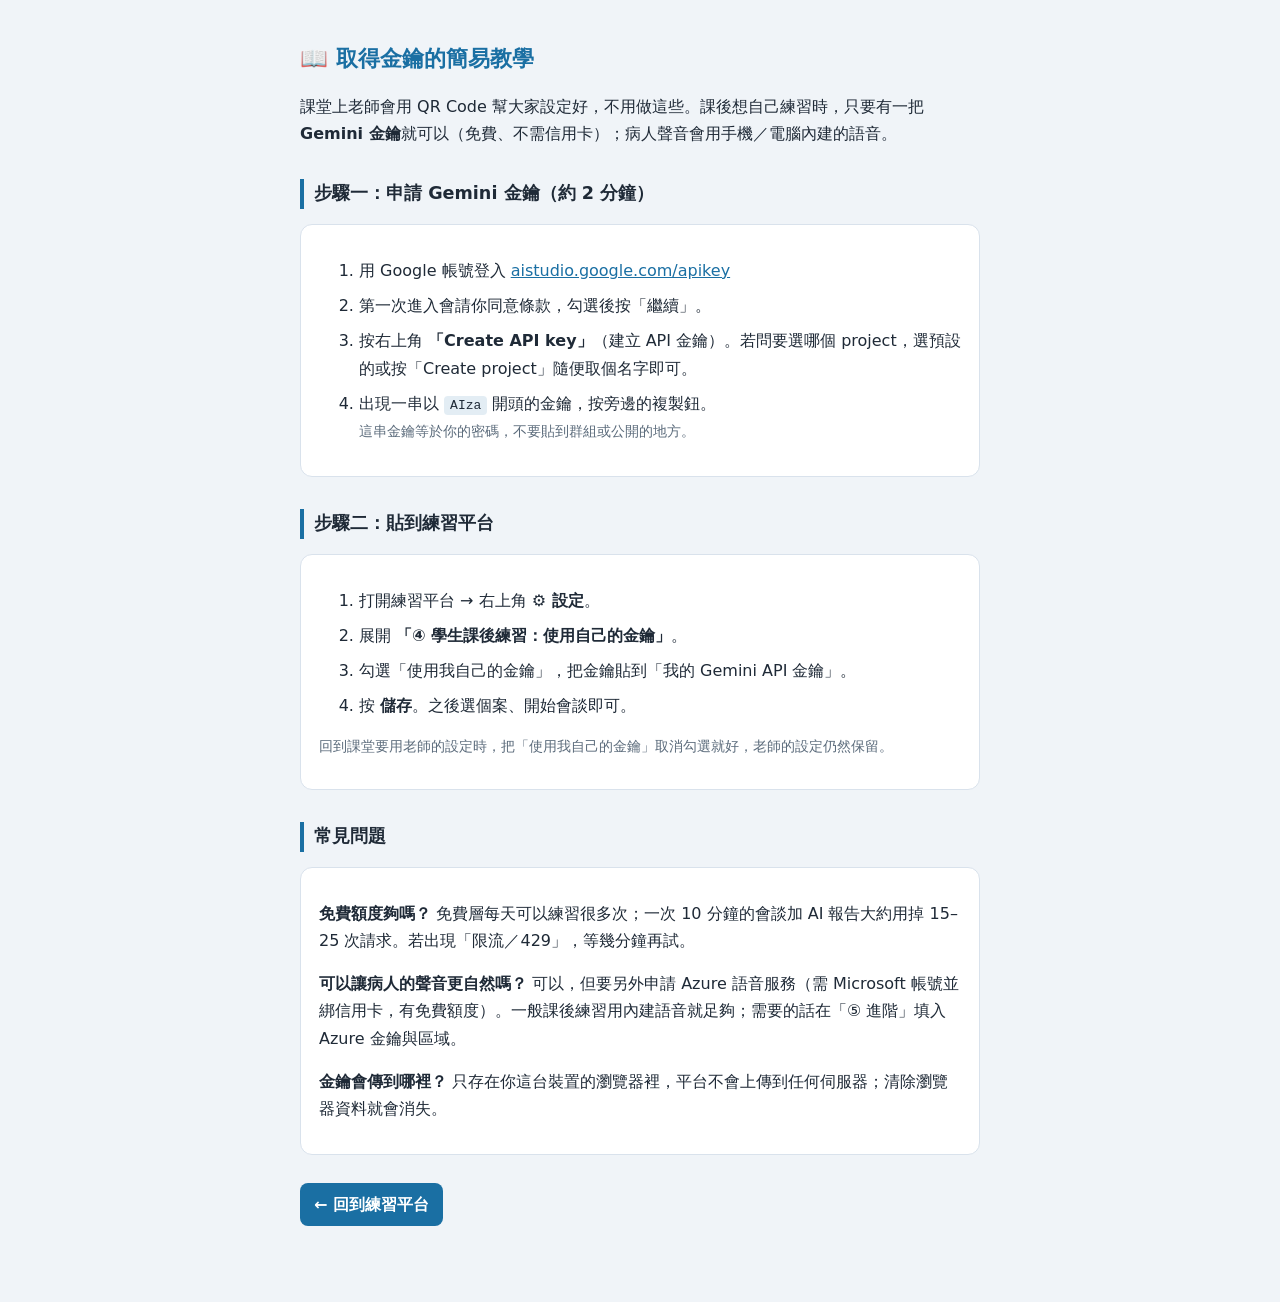
<file: key-guide.html>
<!doctype html><html lang="zh-TW"><head><meta charset="utf-8"><meta name="viewport" content="width=device-width,initial-scale=1">
<title>取得金鑰教學｜行為過程紀錄練習平台</title>
<style>
:root{--p:#1a6fa3;--t:#1f2a37;--t2:#5b6b7b;--bg:#f0f4f8;--s:#fff;--b:#d9e2ec}
@media(prefers-color-scheme:dark){:root{--t:#e6edf3;--t2:#a7b4c2;--bg:#0f172a;--s:#1e293b;--b:#334155}}
body{margin:0;font-family:system-ui,-apple-system,"Noto Sans TC","PingFang TC",sans-serif;background:var(--bg);color:var(--t);line-height:1.7}
main{max-width:680px;margin:0 auto;padding:24px 16px 60px}
h1{font-size:1.4rem;color:var(--p)}h2{font-size:1.1rem;margin-top:32px;border-left:4px solid var(--p);padding-left:10px}
.card{background:var(--s);border:1px solid var(--b);border-radius:12px;padding:16px 18px;margin:12px 0}
ol li{margin:8px 0}code{background:rgba(26,111,163,.12);padding:2px 6px;border-radius:4px}
.note{font-size:.88rem;color:var(--t2)}a{color:var(--p)}
.btn{display:inline-block;background:var(--p);color:#fff;padding:8px 14px;border-radius:8px;text-decoration:none;font-weight:600}
</style></head><body><main>
<h1>📖 取得金鑰的簡易教學</h1>
<p>課堂上老師會用 QR Code 幫大家設定好，不用做這些。課後想自己練習時，只要有一把 <b>Gemini 金鑰</b>就可以（免費、不需信用卡）；病人聲音會用手機／電腦內建的語音。</p>

<h2>步驟一：申請 Gemini 金鑰（約 2 分鐘）</h2>
<div class="card"><ol>
<li>用 Google 帳號登入 <a href="https://aistudio.google.com/apikey" target="_blank" rel="noopener">aistudio.google.com/apikey</a></li>
<li>第一次進入會請你同意條款，勾選後按「繼續」。</li>
<li>按右上角 <b>「Create API key」</b>（建立 API 金鑰）。若問要選哪個 project，選預設的或按「Create project」隨便取個名字即可。</li>
<li>出現一串以 <code>AIza</code> 開頭的金鑰，按旁邊的複製鈕。<br><span class="note">這串金鑰等於你的密碼，不要貼到群組或公開的地方。</span></li>
</ol></div>

<h2>步驟二：貼到練習平台</h2>
<div class="card"><ol>
<li>打開練習平台 → 右上角 <b>⚙ 設定</b>。</li>
<li>展開 <b>「④ 學生課後練習：使用自己的金鑰」</b>。</li>
<li>勾選「使用我自己的金鑰」，把金鑰貼到「我的 Gemini API 金鑰」。</li>
<li>按 <b>儲存</b>。之後選個案、開始會談即可。</li>
</ol>
<p class="note">回到課堂要用老師的設定時，把「使用我自己的金鑰」取消勾選就好，老師的設定仍然保留。</p></div>

<h2>常見問題</h2>
<div class="card">
<p><b>免費額度夠嗎？</b> 免費層每天可以練習很多次；一次 10 分鐘的會談加 AI 報告大約用掉 15–25 次請求。若出現「限流／429」，等幾分鐘再試。</p>
<p><b>可以讓病人的聲音更自然嗎？</b> 可以，但要另外申請 Azure 語音服務（需 Microsoft 帳號並綁信用卡，有免費額度）。一般課後練習用內建語音就足夠；需要的話在「⑤ 進階」填入 Azure 金鑰與區域。</p>
<p><b>金鑰會傳到哪裡？</b> 只存在你這台裝置的瀏覽器裡，平台不會上傳到任何伺服器；清除瀏覽器資料就會消失。</p>
</div>
<p style="margin-top:28px"><a class="btn" href="./index.html">← 回到練習平台</a></p>
</main></body></html>
</file>
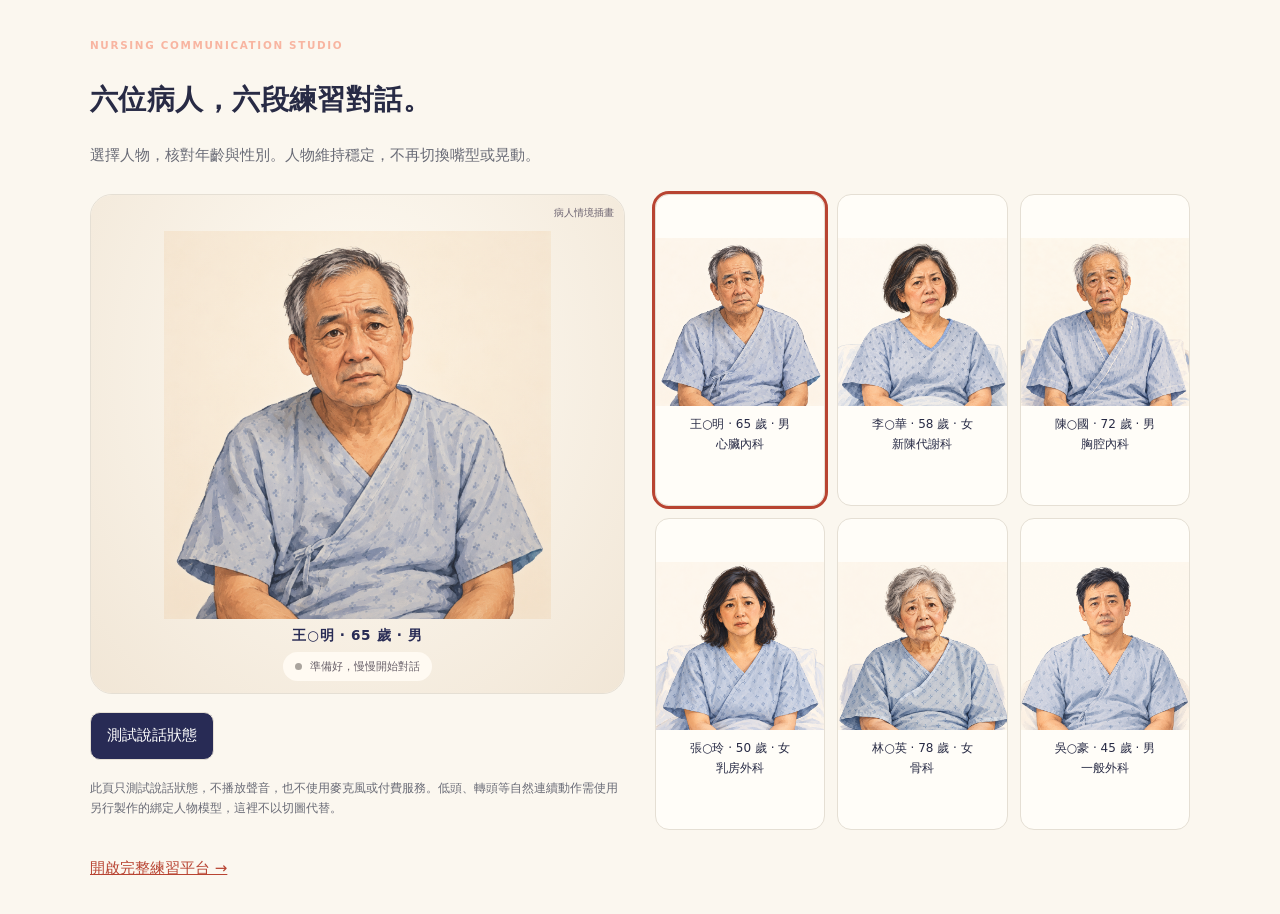
<file: preview.html>
<!doctype html><html lang="zh-TW"><meta charset="utf-8"><meta name="viewport" content="width=device-width,initial-scale=1"><title>病人與說話狀態預覽</title><link rel="stylesheet" href="modern.css"><style>*{box-sizing:border-box}body{margin:0;padding:32px;font:15px/1.7 system-ui,sans-serif;color:var(--text)}main{max-width:1100px;margin:auto}h1{font-size:28px}p{color:var(--text2)}.demo{display:grid;grid-template-columns:1fr 1fr;gap:30px;margin:26px 0}.stage{height:500px;border:1px solid var(--border);border-radius:22px;overflow:hidden}.choices{display:grid;grid-template-columns:repeat(3,1fr);gap:12px}.choice{background:var(--surface);padding:0;border:1px solid var(--border);border-radius:14px;overflow:hidden;cursor:pointer;color:var(--text);font:inherit}.choice img{display:block;width:100%;aspect-ratio:1;object-fit:cover}.choice span{display:block;padding:8px;font-size:12px}.choice[aria-pressed=true]{outline:3px solid var(--accent)}.controls{display:flex;gap:10px;margin:18px 0;flex-wrap:wrap}.controls button{border:1px solid var(--border);padding:10px 16px;background:var(--primary);color:white;cursor:pointer;font:inherit;border-radius:10px}.tip{font-size:12px}a{color:var(--accent)}@media(max-width:700px){body{padding:20px}.demo{grid-template-columns:1fr}.stage{height:420px}.choices{gap:8px}}</style><main><span class="welcome-label">NURSING COMMUNICATION STUDIO</span><h1>六位病人，六段練習對話。</h1><p>選擇人物，核對年齡與性別。人物維持穩定，不再切換嘴型或晃動。</p><div class="demo"><div><div class="stage"><div id="avatar-3d"></div></div><div class="controls"><button id="talk">測試說話狀態</button></div><p class="tip">此頁只測試說話狀態，不播放聲音，也不使用麥克風或付費服務。低頭、轉頭等自然連續動作需使用另行製作的綁定人物模型，這裡不以切圖代替。</p></div><div class="choices"><button class="choice" data-index="0" aria-pressed="true"><img src="portraits/wang.png" alt="65歲男性病人"><span>王○明 · 65 歲 · 男<br>心臟內科</span></button><button class="choice" data-index="1" aria-pressed="false"><img src="portraits/li.png" alt="58歲女性病人"><span>李○華 · 58 歲 · 女<br>新陳代謝科</span></button><button class="choice" data-index="2" aria-pressed="false"><img src="portraits/chen.png" alt="72歲男性病人"><span>陳○國 · 72 歲 · 男<br>胸腔內科</span></button><button class="choice" data-index="3" aria-pressed="false"><img src="portraits/zhang.png" alt="50歲女性病人"><span>張○玲 · 50 歲 · 女<br>乳房外科</span></button><button class="choice" data-index="4" aria-pressed="false"><img src="portraits/lin.png" alt="78歲女性病人"><span>林○英 · 78 歲 · 女<br>骨科</span></button><button class="choice" data-index="5" aria-pressed="false"><img src="portraits/wu.png" alt="45歲男性病人"><span>吳○豪 · 45 歲 · 男<br>一般外科</span></button></div></div><a href="index.html">開啟完整練習平台 →</a></main><script src="patient-view.js"></script><script>const people=[["wang","王○明",65,"男","心臟內科"],["li","李○華",58,"女","新陳代謝科"],["chen","陳○國",72,"男","胸腔內科"],["zhang","張○玲",50,"女","乳房外科"],["lin","林○英",78,"女","骨科"],["wu","吳○豪",45,"男","一般外科"]];let timer;function choose(i){clearTimeout(timer);const [id,name,age,gender]=people[i];Avatar3D.load('portraits/'+id+'.png',{name,age,gender});document.querySelectorAll('.choice').forEach((el,k)=>el.setAttribute('aria-pressed',String(k===i)));}document.querySelectorAll('.choice').forEach(el=>el.onclick=()=>choose(+el.dataset.index));document.getElementById('talk').onclick=()=>{clearTimeout(timer);Avatar3D.startMouth();timer=setTimeout(()=>Avatar3D.stopMouth(),5000);};choose(0);</script></html>
</file>
<file: modern.css>
:root{color-scheme:only light;--bg:#fbf7ef;--surface:#fffdf8;--surface2:#f6f0e6;--primary:#282b55;--primary-light:#eeedf5;--primary-dark:#191c3d;--accent:#b84432;--accent-light:#ffede5;--border:#e5dfd4;--text:#282b45;--text2:#696b76;--r:18px;--shadow-sm:0 4px 16px #38342d07;--shadow:0 12px 30px #38342d12;--nurse-bubble:#eeedf5;--patient-bubble:#fff4e8}
body{background:var(--bg);line-height:1.7}h1,h2,h3,h4{font-family:'Noto Sans TC',system-ui,sans-serif;font-weight:700;letter-spacing:.015em}
#topbar{background:var(--surface);color:var(--text);border-bottom:1px solid var(--border);box-shadow:none;padding-top:20px;padding-bottom:20px}#topbar h1{color:var(--primary);font-size:1.05rem}#topbar .sub{color:var(--text2);opacity:1;letter-spacing:.025em}.logo{width:46px;height:46px;background:var(--primary-light);border-radius:15px;font-size:1.5rem}#topbar>.btn{background:var(--primary)!important;color:#fff!important;border-radius:12px;margin-left:auto}
#steps{background:var(--surface);border-bottom:1px solid var(--border);padding-top:12px;padding-bottom:12px;gap:4px}.step{border-radius:10px}.step.active{background:var(--primary);color:#fff;border-color:var(--primary)}.step.active .step-num{background:#f28c73;color:#282b45}.step-num{border-radius:9px}
#main{max-width:1240px;padding-top:30px;padding-bottom:48px}.section-title{margin-bottom:18px}.section-title h2{font-size:1.3rem}.section-icon{border-radius:12px;background:var(--accent-light);color:var(--accent)}.card{box-shadow:var(--shadow-sm)}
.welcome-panel{position:relative;display:flex;align-items:center;justify-content:space-between;gap:36px;margin-bottom:40px;padding:38px 44px;border-radius:24px;background:#282b55;color:#fff8ef;overflow:hidden;min-height:320px}.welcome-label{font-size:.65rem;letter-spacing:.16em;font-weight:700;color:#f8b5a1}.welcome-panel h2{font-size:clamp(1.8rem,3.4vw,2.8rem);line-height:1.4;margin:14px 0 16px;letter-spacing:.025em}.welcome-panel p{max-width:32em;font-size:.86rem;color:#e1dfea}.welcome-tags{display:flex;gap:12px;flex-wrap:wrap;margin-top:22px}.welcome-tags span{font-size:.7rem;color:#f6d8c8}.hero-art{position:relative;flex:0 0 300px;height:250px}.hero-photo{position:absolute;width:210px;height:235px;right:25px;top:-6px;background:#fff8ef;transform:rotate(7deg);border:8px solid #fff8ef;border-bottom-width:28px;border-radius:12px;overflow:hidden;box-shadow:0 10px 24px #11132b40}.hero-photo img{width:100%;height:100%;object-fit:cover}.hero-note{position:absolute;bottom:-4px;left:-30px;background:#f6a18b;color:#292744;padding:16px 20px;border-radius:12px;transform:rotate(-5deg);font-weight:700;font-size:.9rem;box-shadow:0 5px 20px #12142b25}.hero-note span{display:block;font-size:.65rem;font-weight:400;margin-top:3px}.hero-orbit{position:absolute;font-size:80px;top:-25px;left:-20px;color:#ef947e;line-height:1}.hero-spark{position:absolute;font-size:45px;right:-15px;bottom:18px;color:#f9dba6}
.card-grid{gap:22px}.case-card{padding:0 22px 22px;overflow:hidden;border:1px solid var(--border);border-radius:20px;transition:transform .18s,box-shadow .18s}.case-card:hover{transform:translateY(-4px);box-shadow:var(--shadow);border-color:#be7063}.case-card.selected{border-color:var(--accent);box-shadow:0 0 0 2px var(--accent);background:var(--surface)}.case-portrait{position:relative;height:192px;margin:0 -22px 20px;background:#f7eee1;border-bottom:1px solid var(--border);overflow:hidden}.case-portrait img{width:100%;height:100%;object-fit:cover;object-position:center top;transition:transform .3s}.case-card:hover .case-portrait img{transform:scale(1.035)}.case-portrait>span{position:absolute;left:14px;top:14px;background:#fffaf2ed;padding:3px 8px;border-radius:6px;font-size:.6rem;font-weight:700;letter-spacing:.09em;color:#3c3c5c}.case-name{font-size:1.2rem;margin-top:12px}.dept-badge,.np-tag{border-radius:7px}.np-tag{background:var(--surface2);color:var(--text2);border:1px solid var(--border)}.case-dx{background:var(--surface2);border-left-color:var(--accent);line-height:1.7}
.btn{border-radius:10px;min-height:42px;font-weight:500}.btn-primary{background:var(--primary);color:#fff;box-shadow:0 3px 8px #282b5514}.btn-outline{border-color:var(--border);color:var(--primary)}.btn-outline:hover{background:var(--primary-light)}input,textarea,select{border-radius:10px!important}textarea{line-height:1.8}.info-box{border-radius:12px}.info-primary{background:var(--accent-light);color:var(--text);border-left-color:var(--accent)}.record-table{line-height:1.8}.record-table th{background:var(--primary-light)}:is(button,a,input,select,textarea,[onclick]):focus-visible{outline:3px solid var(--accent);outline-offset:3px}
#avatar-wrap,#review-avatar-wrap{background:#f5ede0!important}#avatar-3d{height:100%;width:100%}.patient-scene{height:100%;display:flex;flex-direction:column;align-items:center;justify-content:center;position:relative;padding:36px 12px 12px;background:radial-gradient(ellipse at 50% 35%,#fffcf5,#f1e6d6)}.patient-art-frame{min-height:0;flex:1;width:100%;position:relative;display:flex;align-items:center;justify-content:center;overflow:hidden}.patient-art{height:100%;width:100%;object-fit:contain;mix-blend-mode:multiply}.patient-identity{font-size:.85rem;color:#282b55;font-weight:700;letter-spacing:.05em;margin-top:5px}.patient-audio{display:flex;align-items:center;gap:8px;color:#69616a;font-size:.7rem;padding:5px 12px;border-radius:24px;background:#fffaf2;margin-top:5px}.portrait-note{position:absolute;top:10px;right:10px;font-size:.6rem;color:#6b6270}.audio-bars{height:16px;display:flex;gap:3px;align-items:center}.audio-bars i{width:3px;height:4px;border-radius:4px;background:#c5654c}.is-speaking .audio-bars i{animation:voicebar .65s ease-in-out infinite alternate}.is-speaking .audio-bars i:nth-child(2){animation-delay:-.2s}.is-speaking .audio-bars i:nth-child(3){animation-delay:-.4s}.is-speaking .audio-bars i:nth-child(4){animation-delay:-.1s}@keyframes voicebar{to{height:15px}}.portrait-error{color:#9b3528;text-align:center;padding:20px}#avatar-caption{display:none}
div:has(> #set-av-m),div:has(> #set-av-f),label:has(> #set-hands){display:none}
@media(max-width:700px){#main{padding-top:18px}.welcome-panel{display:block;padding:28px 24px 24px;min-height:0;margin-bottom:28px}.welcome-panel h2{font-size:1.8rem}.welcome-panel p{max-width:23em}.hero-art{height:180px;width:220px;margin:28px auto 8px}.hero-photo{width:150px;height:175px;right:25px;border-width:6px;border-bottom-width:20px}.hero-orbit{font-size:54px;left:0;top:-8px}.hero-note{font-size:.75rem;bottom:0;left:-10px;padding:10px 14px}.hero-spark{font-size:36px;right:5px;bottom:25px}.welcome-tags{gap:7px}.welcome-tags span{font-size:.63rem}#topbar .sub{font-size:.6rem}#topbar h1{font-size:.9rem}#topbar>.btn{font-size:.7rem}.card{padding:18px}.case-card{padding:0 18px 20px}.case-portrait{margin:0 -18px 18px;height:220px}.step{font-size:.72rem}.patient-scene{padding-top:30px}}
@media(prefers-reduced-motion:reduce){*,*::before,*::after{animation:none!important;transition:none!important}.case-card:hover,.case-card:hover img{transform:none}}@media print{body{background:white}.welcome-panel{display:none}.card{box-shadow:none}}

.patient-motion{position:relative;height:100%;max-height:100%;aspect-ratio:1;max-width:100%;transform-origin:50% 85%;animation:patient-breathe 5.8s ease-in-out infinite}.patient-art{position:absolute;inset:0}.patient-sprite{position:absolute;inset:0;background-size:200% 200%;background-repeat:no-repeat;background-position:0 0;mix-blend-mode:multiply}.patient-motion[data-mood="sad"]{rotate:-1deg}.patient-motion[data-mood="tired"]{rotate:.7deg}.patient-nod{animation:patient-nod 1s ease-in-out,patient-breathe 5.8s 1s ease-in-out infinite}@keyframes patient-breathe{0%,100%{transform:scale(1) translateY(0)}50%{transform:scale(1.008) translateY(-1px)}}@keyframes patient-nod{0%,100%{transform:translateY(0) rotate(0)}45%{transform:translateY(3px) rotate(.7deg)}}
@media(prefers-reduced-motion:reduce){.patient-motion{animation:none!important;rotate:none!important}}
/* Comfort revision: disable all large-area motion and abrupt portrait changes. */
.patient-motion,.patient-nod,.patient-motion[data-mood]{animation:none!important;transform:none!important;rotate:none!important}.patient-sprite{display:none!important}.case-card,.case-portrait img{transition:none!important}.case-card:hover,.case-card:hover .case-portrait img{transform:none!important}.speaking-dot{width:7px;height:7px;display:inline-block;border-radius:50%;background:#aaa49e}.is-speaking .speaking-dot{background:#b84432}
.chart-heading{display:flex;gap:14px;align-items:center;margin-bottom:16px}.chart-heading>span{font-size:2rem}.chart-note{font-size:.75rem;color:var(--text2);line-height:1.75}.chart-table-wrap{max-width:100%;overflow-x:auto}.chart-meds{min-width:720px}.chart-meds td{vertical-align:top;line-height:1.7}.case-voice-row{display:grid;grid-template-columns:1fr 1fr;gap:8px;padding:12px 0;border-bottom:1px solid var(--border)}.case-voice-row label,.case-voice-row .chart-note{grid-column:1/-1}.case-voice-row input{width:100%;min-width:0}
.modal:has(.chart-heading){max-width:960px}.chart-meds{font-size:.75rem}
.record-table th{color:var(--text);background:var(--primary-light)}
.reflection-guide{font-size:.85rem;line-height:1.85;color:var(--text2);margin:4px 0 10px}#phase-analysis .card:has(#reflect1){border-top:4px solid #e59179}#phase-analysis .card:has(#reflect1)>div>div{padding:18px;border:1px solid var(--border);border-radius:14px;background:var(--surface)}#phase-analysis .card:has(#reflect1) label{font-weight:700;color:var(--primary);font-size:1rem}#phase-analysis .card:has(#reflect1) textarea{min-height:125px;background:var(--bg);padding:14px;font-size:1rem}
#conv-side{max-width:900px;margin:22px auto!important}#conv-case-mini{font-size:1rem!important;padding:26px;border:1px solid var(--border);line-height:1.9}
.conv-chart-heading{display:flex;gap:16px;align-items:center;padding-bottom:20px;border-bottom:1px solid var(--border)}.conv-chart-heading>span{font-size:2rem;background:var(--primary-light);padding:10px;border-radius:14px}.conv-chart-heading h3{font-size:1.3rem;color:var(--primary);margin:0}.conv-chart-heading p{font-size:.88rem;color:var(--text2);margin:4px 0 0}
.conv-chart-section{padding:20px 0;border-bottom:1px solid var(--border)}.conv-chart-section:last-child{border-bottom:0;padding-bottom:0}.conv-chart-section h4,.conv-chart-section summary{font-size:.95rem;font-weight:700;color:var(--primary);margin:0 0 10px}.conv-chart-section summary{cursor:pointer;margin:0}.conv-chart-section p{font-size:1rem;line-height:1.95;margin:0}.conv-chart-section ul{padding-left:22px;margin:0}.conv-chart-section li{padding:5px 0;line-height:1.9}.conv-chart-scene{margin-top:18px;padding:18px 20px;border:0;border-radius:12px;background:var(--accent-light)}.conv-chart-medications{margin-top:16px!important}.conv-chart-medications li{padding:14px 0;border-bottom:1px solid var(--border)}.conv-chart-medications p{font-size:.9rem;color:var(--text2)}#conv-goals-display{font-size:1rem!important;line-height:1.95!important}
@media(max-width:700px){#conv-case-mini{padding:20px}.conv-chart-heading{align-items:flex-start}.conv-chart-heading p{font-size:.85rem}.conv-chart-section p{font-size:1rem}}
/* A separate writing card for each exchange; color consistently identifies speaker. */
#phase-record{--record-ink:#282b55;--record-nurse:#f0eff8;--record-patient:#fff0e8;color:var(--record-ink)}
#phase-record>.info-box{background:#fff9f0;border:1px solid #eadfcf;border-left:4px solid #e59179;color:#62584f;padding:18px 22px;line-height:1.9}
#phase-record>.card{padding:0;background:transparent;border:0;box-shadow:none;overflow:visible!important}
#record-table,#record-table tbody{display:block;width:100%}#record-table thead{display:none}
#record-table tr[data-row]{display:grid;grid-template-columns:minmax(0,1fr) minmax(0,1fr);gap:14px 20px;position:relative;padding:22px;margin:0 0 22px;border:1px solid #e5dfd4;border-radius:20px;background:#fffdf8;box-shadow:0 7px 24px #282b5507}
#record-table tr[data-row] td{min-width:0;width:auto;border:0!important;padding:0!important;background:transparent!important}
#record-table td.row-num:first-child{grid-column:1/-1;justify-self:start;font-size:.76rem;font-weight:700;letter-spacing:.04em;padding:5px 12px!important;background:#eeedf5!important;border-radius:8px;color:#282b55}
#record-table td.row-num:first-child::before{content:'互動 '}
#record-table td.row-num:first-child::after{content:''}
#record-table tr[data-row] td:nth-child(2){grid-column:1;grid-row:2}#record-table tr[data-row] td:nth-child(3){grid-column:1;grid-row:3}
#record-table tr[data-row] td:nth-child(4){grid-column:2;grid-row:2}#record-table tr[data-row] td:nth-child(5){grid-column:2;grid-row:3}
#record-table td:has(>textarea[data-f])::before{display:block;font-size:.78rem;font-weight:700;color:#45486c;margin:0 0 8px;letter-spacing:.025em}
#record-table td:has(>textarea[data-f="nurseVerbal"])::before{content:'護生 · 說了什麼'}#record-table td:has(>textarea[data-f="nurseNonverbal"])::before{content:'護生 · 表情與動作'}
#record-table td:has(>textarea[data-f="patientVerbal"])::before{content:'病人 · 說了什麼';color:#934d3b}#record-table td:has(>textarea[data-f="patientNonverbal"])::before{content:'病人 · 表情與動作';color:#934d3b}
#record-table td textarea{display:block;width:100%;min-width:0;min-height:115px;padding:14px 16px;border:1px solid #dddbea;background:var(--record-nurse);color:#282b45;font-size:.9rem;line-height:1.9;border-radius:12px!important;resize:vertical;box-sizing:border-box;transition:border-color .15s,box-shadow .15s}
#record-table td textarea::placeholder{color:#777585;opacity:1}#record-table td:nth-child(4) textarea,#record-table td:nth-child(5) textarea{background:var(--record-patient);border-color:#eedbd0}
#record-table td textarea:focus{background:#fffdf9;border-color:#64658c;box-shadow:0 0 0 3px #282b5512;outline:none}
#record-table td:nth-child(4) textarea:focus,#record-table td:nth-child(5) textarea:focus{border-color:#c57962;box-shadow:0 0 0 3px #c5796218}
#record-table td.row-num:last-child{position:static;grid-column:1/-1;grid-row:4;width:auto;display:flex;justify-content:flex-end;gap:8px;flex-wrap:wrap;padding-top:4px!important}#record-table td.row-num:last-child button{color:#625d74;background:#faf7f1;border:1px solid #e5dfd4;border-radius:8px;font-size:.75rem;min-height:34px}
.record-row-tools .btn{white-space:nowrap;font-size:.72rem}#analysis-table .record-row-tools{min-width:150px}#analysis-table .record-row-tools .btn{margin:3px}
#phase-record>.card>div{margin-top:0!important}#phase-record>.card>div>.btn{width:100%;border:1px dashed #b6afc0;background:#f5f2f7;color:#494568;padding:12px}
#phase-record>.row-actions{padding:6px 0 12px;justify-content:flex-end}#phase-record>.row-actions .btn-primary{padding:12px 24px;border-radius:12px;background:#282b55;color:#fff}
@media(max-width:700px){#record-table tr[data-row]{grid-template-columns:minmax(0,1fr);padding:18px;gap:12px}#record-table tr[data-row] td:nth-child(2),#record-table tr[data-row] td:nth-child(3),#record-table tr[data-row] td:nth-child(4),#record-table tr[data-row] td:nth-child(5){grid-column:1;grid-row:auto}#record-table td textarea{font-size:16px;min-height:100px}#record-table td:has(>textarea[data-f])::before{margin:0 0 7px}#phase-record>.row-actions .btn-primary{width:100%}}
@media(max-width:700px){#record-table td.row-num:last-child{grid-row:auto}#analysis-table .record-row-tools{position:static!important;display:flex!important;width:100%;gap:6px;justify-content:flex-end;flex-wrap:wrap}}
.clinical-orders{width:100%;min-width:790px;font-size:.75rem;table-layout:auto}.clinical-orders th{font-weight:600;white-space:nowrap}.clinical-orders td{padding:10px 8px;vertical-align:top}.clinical-orders td:first-child{min-width:160px}.clinical-orders td:nth-child(2){min-width:95px}.clinical-orders td:nth-child(3),.clinical-orders td:nth-child(4){white-space:nowrap}.clinical-orders .order-time{min-width:100px;font-size:.7rem}.clinical-orders .order-note td{font-size:.7rem;background:var(--surface2);padding:7px 10px;border-top:0;line-height:1.7}.order-status{display:inline-block;white-space:nowrap;background:var(--primary-light);border-radius:5px;padding:2px 6px;font-size:.66rem}.orders-toolbar{display:flex;align-items:center;justify-content:space-between;gap:12px;margin:12px 0;font-size:.8rem}.orders-toolbar span{font-size:.7rem;color:var(--text2)}.past-orders,.med-learning{margin-top:14px;border:1px solid var(--border);border-radius:10px;padding:12px}.past-orders summary,.med-learning summary{font-weight:600;font-size:.8rem;cursor:pointer}.med-learning-item{padding:10px 0;border-bottom:1px solid var(--border);font-size:.78rem}.med-learning-item p{color:var(--text2)}.pca-order{margin-top:12px;padding:14px;border:1px solid var(--border);border-radius:10px;background:var(--surface2);font-size:.8rem}.pca-order dl{display:grid;grid-template-columns:repeat(auto-fit,minmax(130px,1fr));gap:10px}.pca-order dt{color:var(--text2);font-size:.7rem}.pca-order dd{margin:0;font-weight:600}

/* Compact settings: student practice first; optional tools stay folded. */
#settings-modal .modal{max-width:760px}
.settings-sections>details{border:1px solid var(--border);border-radius:14px;background:var(--surface);padding:14px 16px}
.settings-sections>details>summary{cursor:pointer;font-size:.92rem!important;font-weight:700;color:var(--text)!important;line-height:1.6}
.settings-sections>details[open]{border-color:#c6c3de}
.settings-section-body{display:grid;gap:12px;margin-top:14px}
#own-key-settings{background:#f7f5fc;border-color:#c6c3de}
#settings-modal .row-actions{position:sticky;bottom:0;background:var(--surface);padding:12px 0 0;margin-top:0}

/* Phone writing and device-check layouts share the visible viewport. */
@media(max-width:760px){
  #main{min-width:0;max-width:100%;padding-left:max(12px,env(safe-area-inset-left));padding-right:max(12px,env(safe-area-inset-right))}
  #phase-record,#phase-analysis,#phase-record>.card,#phase-analysis>.card{width:100%;min-width:0;max-width:100%;margin-left:auto;margin-right:auto}
  #record-table,#analysis-table,#record-table tbody,#analysis-table tbody{display:block;width:100%;min-width:0;max-width:100%}
  #record-table thead,#analysis-table thead{display:none}
  #record-table tr[data-row]{grid-template-columns:minmax(0,1fr);padding:14px;gap:12px}
  #record-table tr[data-row] td:nth-child(n){grid-column:1;grid-row:auto;min-width:0;max-width:100%}
  #analysis-table tr[data-row]{display:block;width:100%;min-width:0;padding:14px;border:1px solid var(--border);border-radius:14px;margin-bottom:16px}
  #analysis-table td{display:block;width:100%;min-width:0!important;max-width:100%;padding:6px 0!important;border:0}
  #analysis-table td.row-num:last-child{position:static!important;display:flex;width:100%;flex-wrap:wrap}
  #phase-record textarea,#phase-analysis textarea{display:block;width:100%;max-width:100%;min-width:0;font-size:16px;min-height:100px;box-sizing:border-box}
  #phase-analysis>.card{padding:14px;overflow-x:visible!important}
  #phase-analysis .card:has(#reflect1)>div>div{padding:12px;min-width:0}
  #phase-record>.row-actions .btn,#phase-analysis .row-actions .btn{width:100%}
  #check-modal{padding:12px max(12px,env(safe-area-inset-left)) max(12px,env(safe-area-inset-bottom)) max(12px,env(safe-area-inset-right));height:100%;height:100dvh;align-items:flex-start}
  #check-modal>.modal{width:100%;min-width:0;max-width:520px!important;margin:auto;padding:16px;box-sizing:border-box;overflow-wrap:anywhere}
  #check-grid{grid-template-columns:minmax(0,1fr)!important;min-width:0;gap:12px!important}
  #check-grid>*,#check-grid .card{min-width:0;max-width:100%;margin:0!important;box-sizing:border-box}
  #check-video{display:block;width:100%;max-width:100%;max-height:32dvh;object-fit:contain}
  #check-modal .btn{min-height:46px;white-space:normal;max-width:100%}
  #check-grid .btn,#check-modal .row-actions .btn{width:100%}
  #check-modal .row-actions{position:sticky;bottom:-16px;background:var(--surface);padding:12px 0 0;gap:8px;z-index:1}
}

body:has(#check-modal:not(.hidden)){overflow:hidden}
.split-view>*{min-width:0}
@media(max-width:760px){#check-modal{overflow-x:hidden}#check-modal>.modal{max-height:calc(100dvh - 24px);overflow-y:auto;overscroll-behavior:contain}#check-modal .row-actions{bottom:-16px}}
</file>
